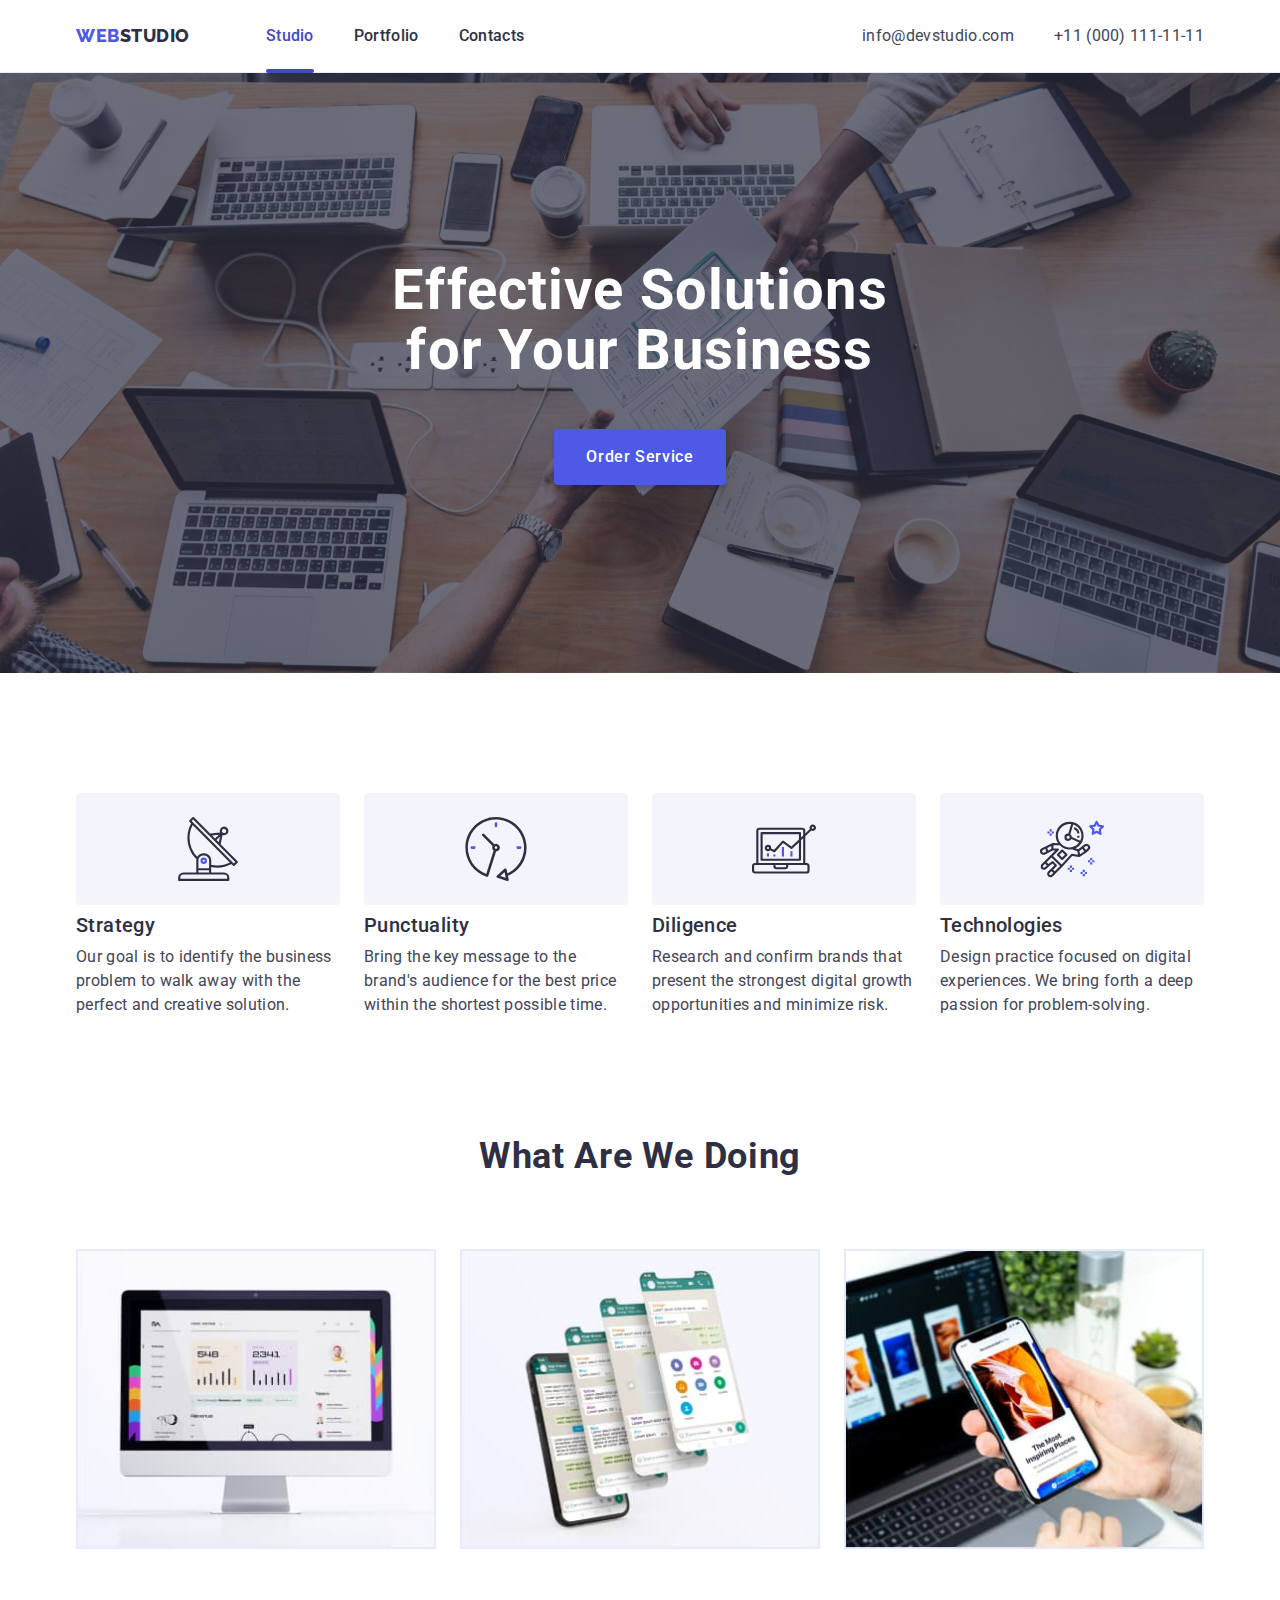
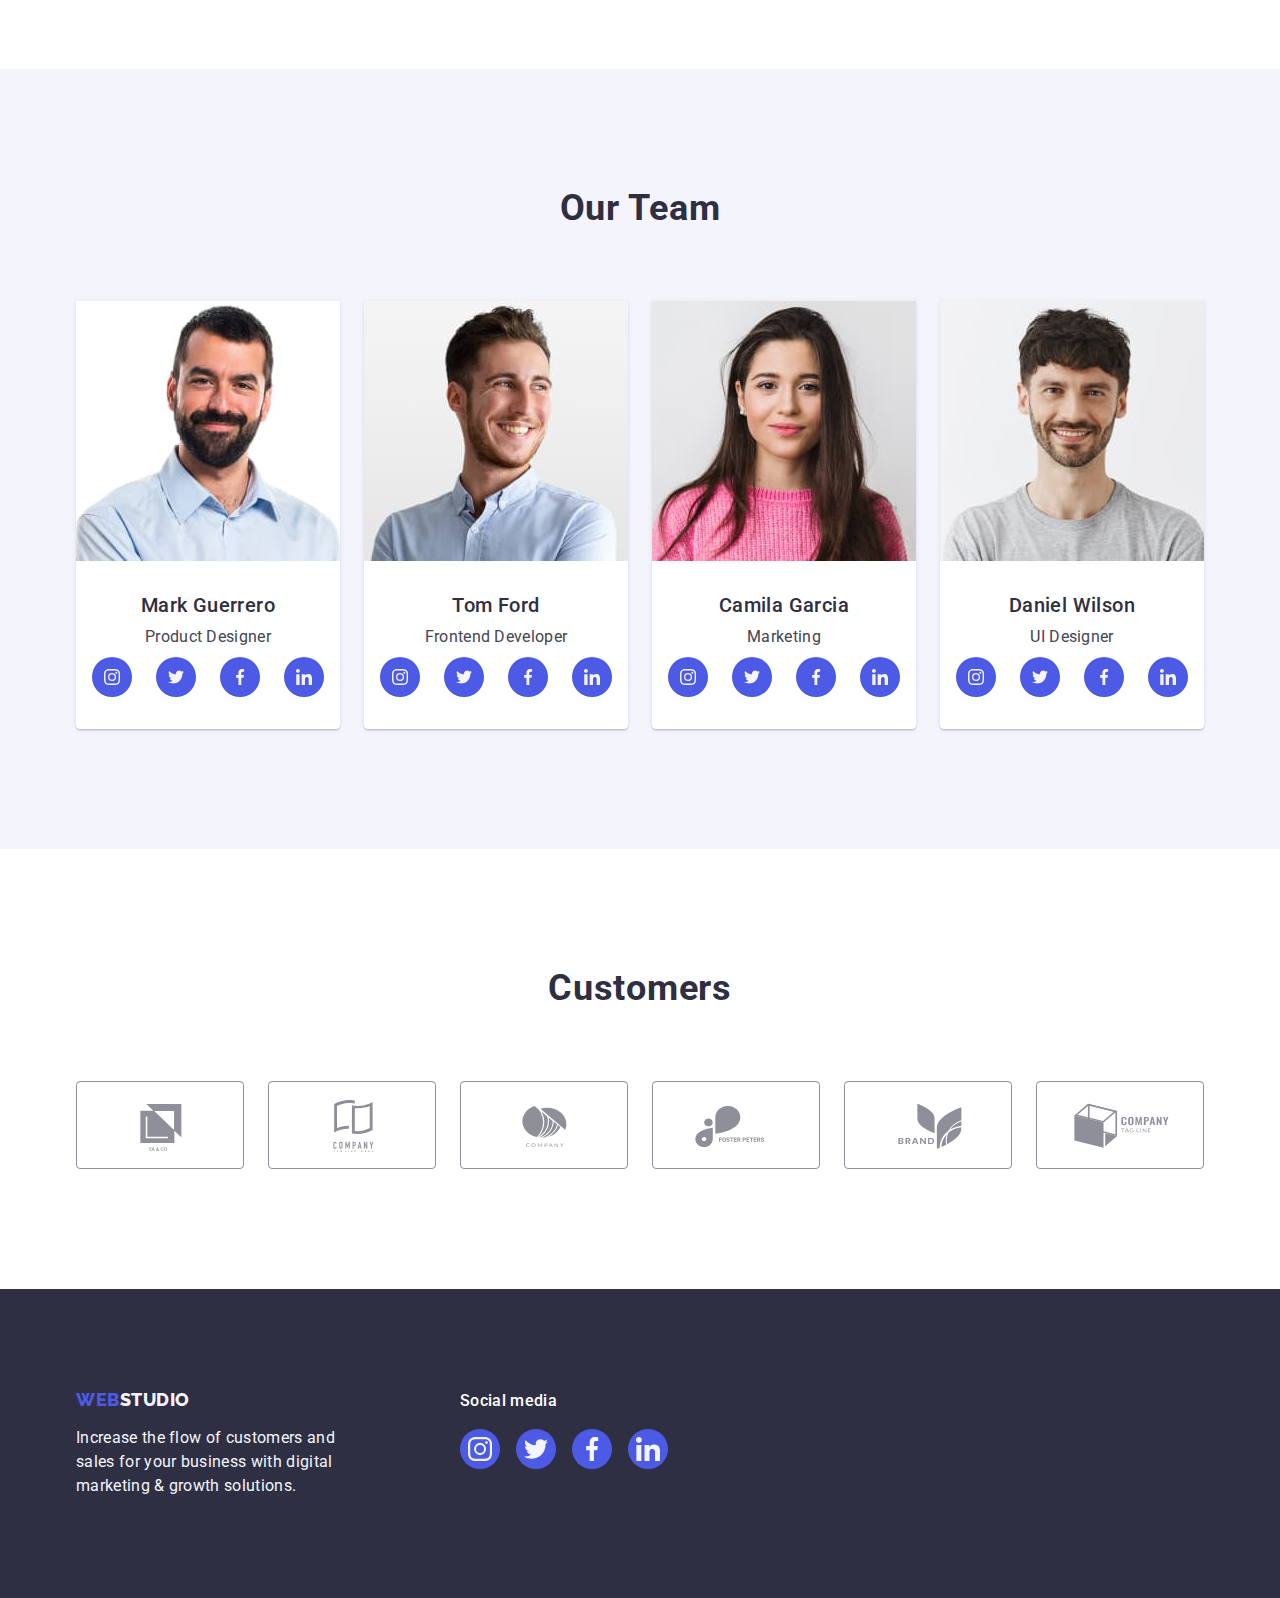
<file: index.html>
<!DOCTYPE html>
<html lang="en">
  <head>
    <meta charset="UTF-8" />
    <meta name="viewport" content="width=device-width, initial-scale=1.0" />
    <title>WebStudio</title>
    <link
      rel="stylesheet"
      href="https://cdn.jsdelivr.net/npm/modern-normalize@2.0.0/modern-normalize.min.css"
    />
    <link rel="preconnect" href="https://fonts.googleapis.com" />
    <link rel="preconnect" href="https://fonts.gstatic.com" crossorigin />
    <link
      href="https://fonts.googleapis.com/css2?family=Raleway:wght@800&family=Roboto:wght@400;500;700;900&display=swap"
      rel="stylesheet"
    />
    <link rel="stylesheet" href="./css/styles.css" />
  </head>
  <body>
    <header class="header">
      <div class="container header-flex">
        <nav class="nav">
          <a href="./index.html" class="logo link logo-flex"
            >Web<span class="logo-web logo">Studio</span></a
          >
          <ul class="nav-list list">
            <li class="current-list">
              <a
                href="./index.html"
                class="link nav-item current-underline nav-item-current current-list"
                >Studio</a
              >
            </li>
            <li>
              <a href="./portfolio.html" class="link nav-item">Portfolio</a>
            </li>
            <li><a href="" class="link nav-item">Contacts</a></li>
          </ul>
        </nav>
        <address class="address">
          <ul class="list address-flex">
            <li>
              <a href="mailto:info@devstudio.com" class="link address-item"
                >info@devstudio.com</a
              >
            </li>
            <li>
              <a href="tel:+110001111111" class="link address-item"
                >+11 (000) 111-11-11</a
              >
            </li>
          </ul>
        </address>
      </div>
    </header>

    <main>
      <!-- hero -->
      <section class="hero">
        <div class="container hero-flex">
          <h1 class="hero-header">Effective Solutions for Your Business</h1>
          <button type="button" class="button-hero" data-modal-open>
            Order Service
          </button>
        </div>
      </section>
      <!-- goal -->
      <section class="goal paddding-standart">
        <div class="container">
          <h2 class="visually-hidden">Advantages</h2>
          <ul class="list goal-flex">
            <li class="goal-list">
              <div class="goal-icon">
                <svg class="goal-icon-item" width="64" height="64">
                  <use href="./images/icons.svg#icon-antenna"></use>
                </svg>
              </div>
              <h3 class="goal-subtitle">Strategy</h3>
              <p class="goal-text">
                Our goal is to identify the business problem to walk away with
                the perfect and creative solution.
              </p>
            </li>
            <li class="goal-list">
              <div class="goal-icon">
                <svg class="goal-icon-item" width="64" height="64">
                  <use href="./images/icons.svg#icon-clock"></use>
                </svg>
              </div>
              <h3 class="goal-subtitle">Punctuality</h3>
              <p class="goal-text">
                Bring the key message to the brand's audience for the best price
                within the shortest possible time.
              </p>
            </li>
            <li class="goal-list">
              <div class="goal-icon">
                <svg class="goal-icon-item" width="64" height="64">
                  <use href="./images/icons.svg#icon-diagram"></use>
                </svg>
              </div>
              <h3 class="goal-subtitle">Diligence</h3>
              <p class="goal-text">
                Research and confirm brands that present the strongest digital
                growth opportunities and minimize risk.
              </p>
            </li>
            <li class="goal-list">
              <div class="goal-icon">
                <svg class="goal-icon-item" width="64" height="64">
                  <use href="./images/icons.svg#icon-astronaut"></use>
                </svg>
              </div>
              <h3 class="goal-subtitle">Technologies</h3>
              <p class="goal-text">
                Design practice focused on digital experiences. We bring forth a
                deep passion for problem-solving.
              </p>
            </li>
          </ul>
        </div>
      </section>
      <!-- What_are_we_doing -->
      <section class="services">
        <div class="container">
          <h2 class="services-header">What are we doing</h2>
          <ul class="list services-flex">
            <li class="services-item">
              <img
                src="./images/index/img1.jpg"
                alt="computer"
                width="360"
                height="304"
              />
            </li>
            <li class="services-item">
              <img
                src="./images/index/img2.jpg"
                alt="cellphones"
                width="360"
                height="304"
              />
            </li>
            <li class="services-item">
              <img
                src="./images/index/img3.jpg"
                alt="celphone"
                width="360"
                height="304"
              />
            </li>
          </ul>
        </div>
      </section>
      <!-- our_team -->
      <section class="team paddding-standart">
        <div class="container">
          <h2 class="team-header">Our Team</h2>
          <ul class="list team-flex">
            <li class="team-list">
              <img
                src="./images/index/img4.jpg"
                alt="Product Designer"
                width="264"
                height="260"
              />
              <div class="team-group">
                <h3 class="team-subtitle">Mark Guerrero</h3>
                <p class="team-text">Product Designer</p>
                <ul class="team-icon list">
                  <li class="team-icon-list">
                    <a href="" class="team-icon-link">
                      <svg class="team-icon-item" width="16" height="16">
                        <use href="./images/icons.svg#icon-instagram"></use>
                      </svg>
                    </a>
                  </li>
                  <li class="team-icon-list">
                    <a href="" class="team-icon-link">
                      <svg class="team-icon-item" width="16" height="16">
                        <use href="./images/icons.svg#icon-twitter"></use>
                      </svg>
                    </a>
                  </li>
                  <li class="team-icon-list">
                    <a href="" class="team-icon-link">
                      <svg class="team-icon-item" width="16" height="16">
                        <use href="./images/icons.svg#icon-facebook"></use>
                      </svg>
                    </a>
                  </li>
                  <li class="team-icon-list">
                    <a href="" class="team-icon-link">
                      <svg class="team-icon-item" width="16" height="16">
                        <use href="./images/icons.svg#icon-linkedin"></use>
                      </svg>
                    </a>
                  </li>
                </ul>
              </div>
            </li>
            <li class="team-list">
              <img
                src="./images/index/img5.jpg"
                alt="Frontend Developer"
                width="264"
                height="260"
              />
              <div class="team-group">
                <h3 class="team-subtitle">Tom Ford</h3>
                <p class="team-text">Frontend Developer</p>
                <ul class="team-icon list">
                  <li class="team-icon-list">
                    <a href="" class="team-icon-link">
                      <svg class="team-icon-item" width="16" height="16">
                        <use href="./images/icons.svg#icon-instagram"></use>
                      </svg>
                    </a>
                  </li>
                  <li class="team-icon-list">
                    <a href="" class="team-icon-link">
                      <svg class="team-icon-item" width="16" height="16">
                        <use href="./images/icons.svg#icon-twitter"></use>
                      </svg>
                    </a>
                  </li>
                  <li class="team-icon-list">
                    <a href="" class="team-icon-link">
                      <svg class="team-icon-item" width="16" height="16">
                        <use href="./images/icons.svg#icon-facebook"></use>
                      </svg>
                    </a>
                  </li>
                  <li class="team-icon-list">
                    <a href="" class="team-icon-link">
                      <svg class="team-icon-item" width="16" height="16">
                        <use href="./images/icons.svg#icon-linkedin"></use>
                      </svg>
                    </a>
                  </li>
                </ul>
              </div>
            </li>
            <li class="team-list">
              <img
                src="./images/index/img6.jpg"
                alt="Marketing"
                width="264"
                height="260"
              />
              <div class="team-group">
                <h3 class="team-subtitle">Camila Garcia</h3>
                <p class="team-text">Marketing</p>
                <ul class="team-icon list">
                  <li class="team-icon-list">
                    <a href="" class="team-icon-link">
                      <svg class="team-icon-item" width="16" height="16">
                        <use href="./images/icons.svg#icon-instagram"></use>
                      </svg>
                    </a>
                  </li>
                  <li class="team-icon-list">
                    <a href="" class="team-icon-link">
                      <svg class="team-icon-item" width="16" height="16">
                        <use href="./images/icons.svg#icon-twitter"></use>
                      </svg>
                    </a>
                  </li>
                  <li class="team-icon-list">
                    <a href="" class="team-icon-link">
                      <svg class="team-icon-item" width="16" height="16">
                        <use href="./images/icons.svg#icon-facebook"></use>
                      </svg>
                    </a>
                  </li>
                  <li class="team-icon-list">
                    <a href="" class="team-icon-link">
                      <svg class="team-icon-item" width="16" height="16">
                        <use href="./images/icons.svg#icon-linkedin"></use>
                      </svg>
                    </a>
                  </li>
                </ul>
              </div>
            </li>
            <li class="team-list">
              <img
                src="./images/index/img7.jpg"
                alt="UI Designer"
                width="264"
                height="260"
              />
              <div class="team-group">
                <h3 class="team-subtitle">Daniel Wilson</h3>
                <p class="team-text">UI Designer</p>
                <ul class="team-icon list">
                  <li class="team-icon-list">
                    <a href="" class="team-icon-link">
                      <svg class="team-icon-item" width="16" height="16">
                        <use href="./images/icons.svg#icon-instagram"></use>
                      </svg>
                    </a>
                  </li>
                  <li class="team-icon-list">
                    <a href="" class="team-icon-link">
                      <svg class="team-icon-item" width="16" height="16">
                        <use href="./images/icons.svg#icon-twitter"></use>
                      </svg>
                    </a>
                  </li>
                  <li class="team-icon-list">
                    <a href="" class="team-icon-link">
                      <svg class="team-icon-item" width="16" height="16">
                        <use href="./images/icons.svg#icon-facebook"></use>
                      </svg>
                    </a>
                  </li>
                  <li class="team-icon-list">
                    <a href="" class="team-icon-link">
                      <svg class="team-icon-item" width="16" height="16">
                        <use href="./images/icons.svg#icon-linkedin"></use>
                      </svg>
                    </a>
                  </li>
                </ul>
              </div>
            </li>
          </ul>
        </div>
      </section>
      <!-- Customers -->
      <section class="customers paddding-standart">
        <div class="container">
          <h2 class="customers-header">Customers</h2>
          <ul class="list customers-flex">
            <li class="customers-list">
              <a href="" class="customers-link">
                <svg class="customers-icon" width="104" height="56">
                  <use href="./images/icons.svg#icon-Logo1"></use>
                </svg>
              </a>
            </li>
            <li class="customers-list">
              <a href="" class="customers-link">
                <svg class="customers-icon" width="104" height="56">
                  <use href="./images/icons.svg#icon-Logo2"></use>
                </svg>
              </a>
            </li>
            <li class="customers-list">
              <a href="" class="customers-link">
                <svg class="customers-icon" width="104" height="56">
                  <use href="./images/icons.svg#icon-Logo3"></use>
                </svg>
              </a>
            </li>
            <li class="customers-list">
              <a href="" class="customers-link">
                <svg class="customers-icon" width="104" height="56">
                  <use href="./images/icons.svg#icon-Logo4"></use>
                </svg>
              </a>
            </li>
            <li class="customers-list">
              <a href="" class="customers-link">
                <svg class="customers-icon" width="104" height="56">
                  <use href="./images/icons.svg#icon-Logo5"></use>
                </svg>
              </a>
            </li>
            <li class="customers-list">
              <a href="" class="customers-link">
                <svg class="customers-icon" width="104" height="56">
                  <use href="./images/icons.svg#icon-Logo6"></use>
                </svg>
              </a>
            </li>
          </ul>
        </div>
      </section>
    </main>

    <footer class="footer">
      <div class="container footer-flex">
        <div class="footer-left">
          <a href="./index.html" class="link logo footer-link">
            Web<span class="footer-logo logo">Studio</span>
          </a>
          <p class="footer-text">
            Increase the flow of customers and sales for your business with
            digital marketing & growth solutions.
          </p>
        </div>
        <div class="footer-social-flex">
          <p class="footer-social-header">Social media</p>
          <ul class="footer-social">
            <li class="footer-social-list">
              <a href="" class="footer-social-link">
                <svg class="footer-social-icon" width="24" height="24">
                  <use href="./images/icons.svg#icon-instagram"></use>
                </svg>
              </a>
            </li>
            <li class="footer-social-list">
              <a href="" class="footer-social-link">
                <svg class="footer-social-icon" width="24" height="24">
                  <use href="./images/icons.svg#icon-twitter"></use>
                </svg>
              </a>
            </li>
            <li class="footer-social-list">
              <a href="" class="footer-social-link">
                <svg class="footer-social-icon" width="24" height="24">
                  <use href="./images/icons.svg#icon-facebook"></use>
                </svg>
              </a>
            </li>
            <li class="footer-social-list">
              <a href="" class="footer-social-link">
                <svg class="footer-social-icon" width="24" height="24">
                  <use href="./images/icons.svg#icon-linkedin"></use>
                </svg>
              </a>
            </li>
          </ul>
        </div>
      </div>
    </footer>
    <!-- modal -->
    <div class="backdrop is-hidden" data-modal>
      <div class="modal">
        <button type="button" class="modal-button" data-modal-close>
          <svg class="modal-close" width="8" height="8">
            <use href="./images/icons.svg#icon-close"></use>
          </svg>
        </button>
      </div>
    </div>
    <script src="./js/modal.js"></script>
  </body>
</html>
</file>
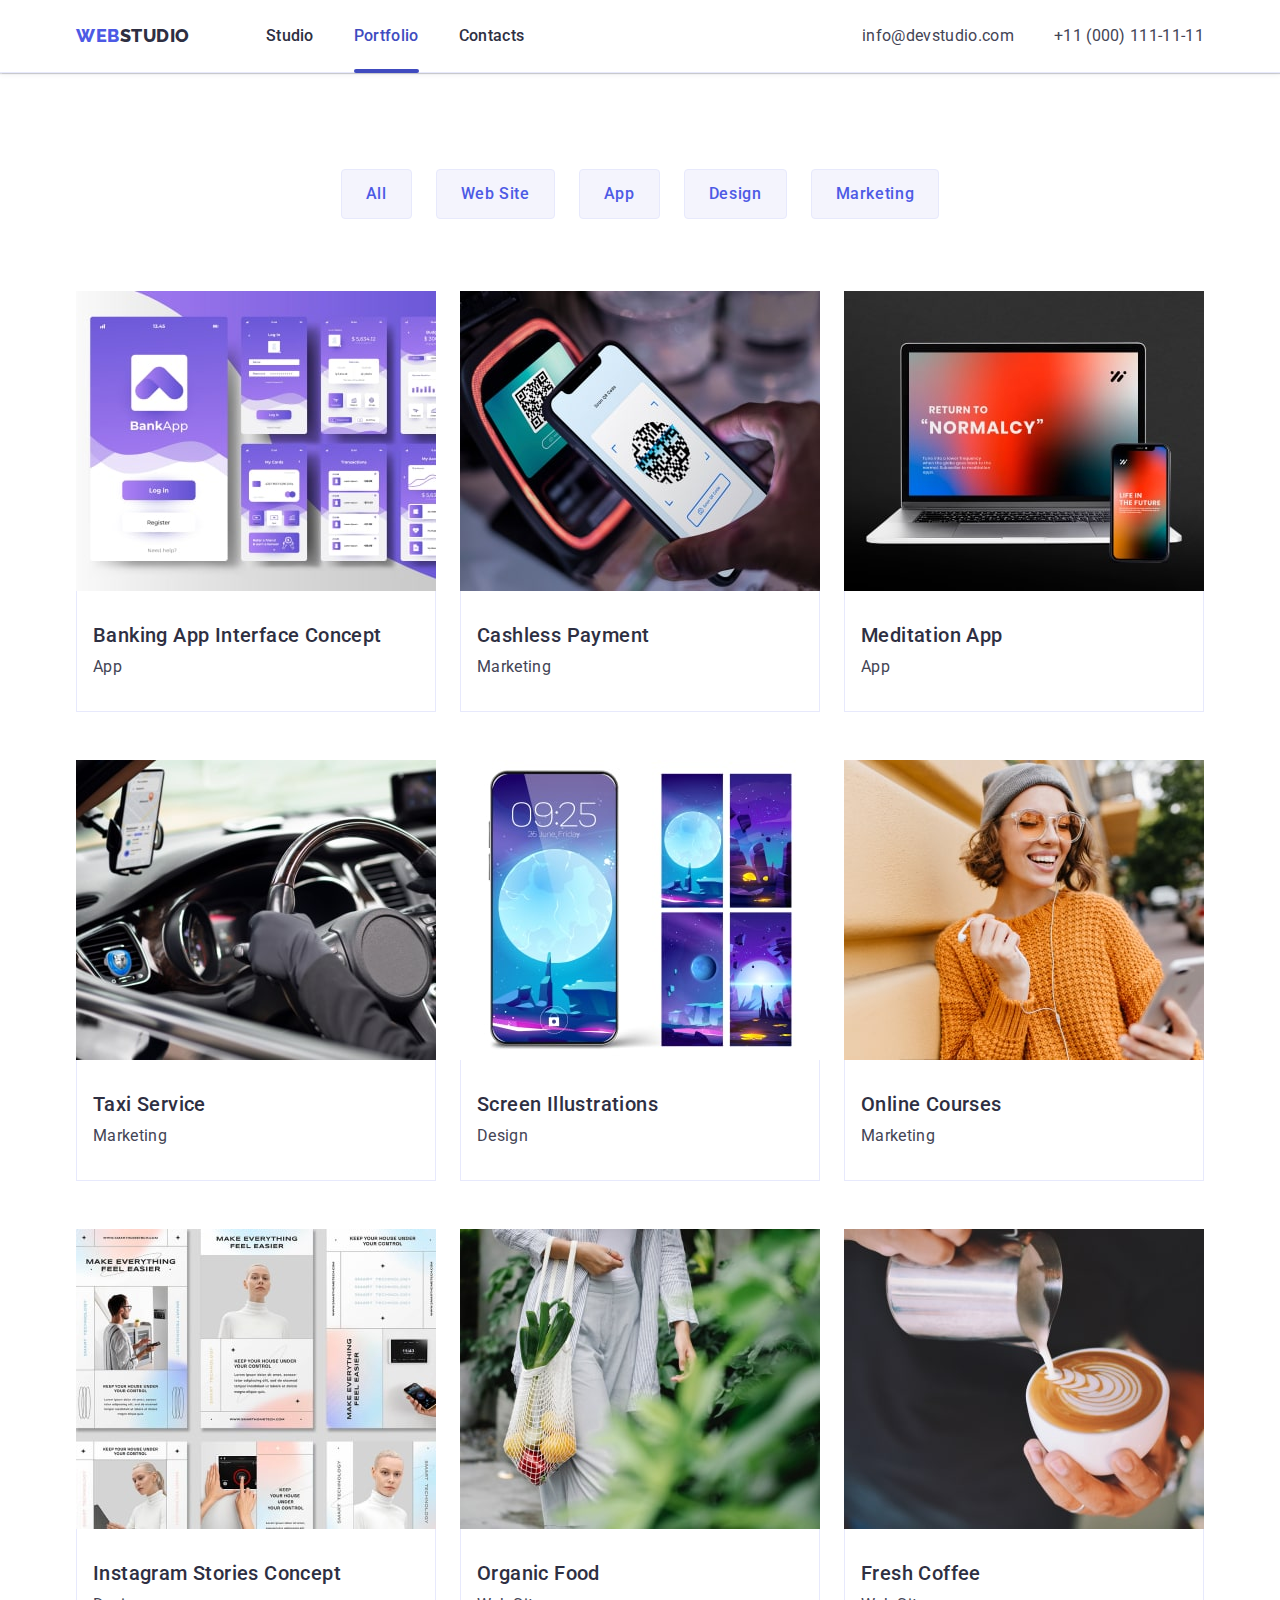
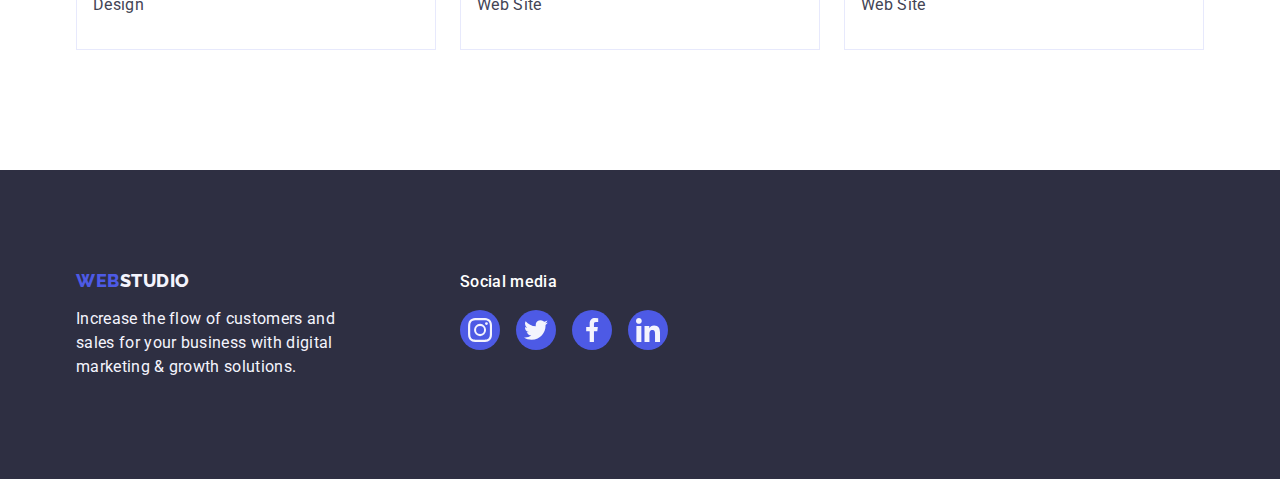
<file: portfolio.html>
<!DOCTYPE html>
<html lang="en">
  <head>
    <meta charset="UTF-8" />
    <meta name="viewport" content="width=device-width, initial-scale=1.0" />
    <link
      rel="stylesheet"
      href="https://cdn.jsdelivr.net/npm/modern-normalize@2.0.0/modern-normalize.min.css"
    />
    <link rel="preconnect" href="https://fonts.googleapis.com" />
    <link rel="preconnect" href="https://fonts.gstatic.com" crossorigin />
    <link
      href="https://fonts.googleapis.com/css2?family=Raleway:wght@800&family=Roboto:wght@400;500;700;900&display=swap"
      rel="stylesheet"
    />
    <link rel="stylesheet" href="./css/styles.css" />
    <title>Portfolio</title>
  </head>
  <body>
    <header class="header">
      <div class="container header-flex">
        <nav class="nav">
          <a href="./index.html" class="logo link logo-flex"
            >Web<span class="logo-web logo">Studio</span></a
          >
          <ul class="nav-list list">
            <li>
              <a href="./index.html" class="link nav-item">Studio</a>
            </li>
            <li>
              <a
                href="./portfolio.html"
                class="link nav-item current-underline nav-item-current current-list"
                >Portfolio</a
              >
            </li>
            <li><a href="" class="link nav-item">Contacts</a></li>
          </ul>
        </nav>
        <address class="address">
          <ul class="list address-flex">
            <li>
              <a href="mailto:info@devstudio.com" class="link address-item"
                >info@devstudio.com</a
              >
            </li>
            <li>
              <a href="tel:+110001111111" class="link address-item"
                >+11 (000) 111-11-11</a
              >
            </li>
          </ul>
        </address>
      </div>
    </header>

    <main>
      <section class="portfolio-section">
        <div class="container portfolio-main">
          <h1 class="visually-hidden">our service</h1>
          <ul class="list portfolio-button-flex">
            <li class="portfolio-button-item">
              <button type="button" class="portfolio-button">All</button>
            </li>
            <li class="portfolio-button-item">
              <button type="button" class="portfolio-button">Web Site</button>
            </li>
            <li class="portfolio-button-item">
              <button type="button" class="portfolio-button">App</button>
            </li>
            <li class="portfolio-button-item">
              <button type="button" class="portfolio-button">Design</button>
            </li>
            <li class="portfolio-button-item">
              <button type="button" class="portfolio-button">Marketing</button>
            </li>
          </ul>

          <ul class="portfolio-table list">
            <li class="portfolio-table-list">
              <a href="" class="link portfolio-table-link">
                <div class="portfolio-overlay">
                  <img
                    src="./images/portfolio/img1.jpg"
                    alt="Banking App"
                    width="360"
                    height="300"
                  />
                  <p class="portfolio-overlay-text">
                    14 Stylish and User-Friendly App Design Concepts · Task
                    Manager App · Calorie Tracker App · Exotic Fruit Ecommerce
                    App · Cloud Storage App
                  </p>
                </div>

                <div class="portfolio-group">
                  <h2 class="portfolio-main-subtitle">
                    Banking App Interface Concept
                  </h2>
                  <p class="portfolio-main-text">App</p>
                </div>
              </a>
            </li>
            <li class="portfolio-table-list">
              <a href="" class="link portfolio-table-link">
                <div class="portfolio-overlay">
                  <img
                    src="./images/portfolio/img2.jpg"
                    alt="Marketing"
                    width="360"
                    height="300"
                  />
                  <p class="portfolio-overlay-text">
                    14 Stylish and User-Friendly App Design Concepts · Task
                    Manager App · Calorie Tracker App · Exotic Fruit Ecommerce
                    App · Cloud Storage App
                  </p>
                </div>
                <div class="portfolio-group">
                  <h2 class="portfolio-main-subtitle">Cashless Payment</h2>
                  <p class="portfolio-main-text">Marketing</p>
                </div>
              </a>
            </li>
            <li class="portfolio-table-list">
              <a href="" class="link portfolio-table-link">
                <div class="portfolio-overlay">
                  <img
                    src="./images/portfolio/img3.jpg"
                    alt="Marketing"
                    width="360"
                    height="300"
                  />
                  <p class="portfolio-overlay-text">
                    14 Stylish and User-Friendly App Design Concepts · Task
                    Manager App · Calorie Tracker App · Exotic Fruit Ecommerce
                    App · Cloud Storage App
                  </p>
                </div>
                <div class="portfolio-group">
                  <h2 class="portfolio-main-subtitle">Meditation App</h2>
                  <p class="portfolio-main-text">App</p>
                </div>
              </a>
            </li>
            <li class="portfolio-table-list">
              <a href="" class="link portfolio-table-link">
                <div class="portfolio-overlay">
                  <img
                    src="./images/portfolio/img4.jpg"
                    alt="Marketing"
                    width="360"
                    height="300"
                  />
                  <p class="portfolio-overlay-text">
                    14 Stylish and User-Friendly App Design Concepts · Task
                    Manager App · Calorie Tracker App · Exotic Fruit Ecommerce
                    App · Cloud Storage App
                  </p>
                </div>
                <div class="portfolio-group">
                  <h2 class="portfolio-main-subtitle">Taxi Service</h2>
                  <p class="portfolio-main-text">Marketing</p>
                </div>
              </a>
            </li>
            <li class="portfolio-table-list">
              <a href="" class="link portfolio-table-link">
                <div class="portfolio-overlay">
                  <img
                    src="./images/portfolio/img5.jpg"
                    alt="Marketing"
                    width="360"
                    height="300"
                  />
                  <p class="portfolio-overlay-text">
                    14 Stylish and User-Friendly App Design Concepts · Task
                    Manager App · Calorie Tracker App · Exotic Fruit Ecommerce
                    App · Cloud Storage App
                  </p>
                </div>
                <div class="portfolio-group">
                  <h2 class="portfolio-main-subtitle">Screen Illustrations</h2>
                  <p class="portfolio-main-text">Design</p>
                </div>
              </a>
            </li>
            <li class="portfolio-table-list">
              <a href="" class="link portfolio-table-link">
                <div class="portfolio-overlay">
                  <img
                    src="./images/portfolio/img6.jpg"
                    alt="Marketing"
                    width="360"
                    height="300"
                  />
                  <p class="portfolio-overlay-text">
                    14 Stylish and User-Friendly App Design Concepts · Task
                    Manager App · Calorie Tracker App · Exotic Fruit Ecommerce
                    App · Cloud Storage App
                  </p>
                </div>
                <div class="portfolio-group">
                  <h2 class="portfolio-main-subtitle">Online Courses</h2>
                  <p class="portfolio-main-text">Marketing</p>
                </div>
              </a>
            </li>
            <li class="portfolio-table-list">
              <a href="" class="link portfolio-table-link">
                <div class="portfolio-overlay">
                  <img
                    src="./images/portfolio/img7.jpg"
                    alt="Marketing"
                    width="360"
                    height="300"
                  />
                  <p class="portfolio-overlay-text">
                    14 Stylish and User-Friendly App Design Concepts · Task
                    Manager App · Calorie Tracker App · Exotic Fruit Ecommerce
                    App · Cloud Storage App
                  </p>
                </div>
                <div class="portfolio-group">
                  <h2 class="portfolio-main-subtitle">
                    Instagram Stories Concept
                  </h2>
                  <p class="portfolio-main-text">Design</p>
                </div>
              </a>
            </li>
            <li class="portfolio-table-list">
              <a href="" class="link portfolio-table-link">
                <div class="portfolio-overlay">
                  <img
                    src="./images/portfolio/img8.jpg"
                    alt="Marketing"
                    width="360"
                    height="300"
                  />
                  <p class="portfolio-overlay-text">
                    14 Stylish and User-Friendly App Design Concepts · Task
                    Manager App · Calorie Tracker App · Exotic Fruit Ecommerce
                    App · Cloud Storage App
                  </p>
                </div>
                <div class="portfolio-group">
                  <h2 class="portfolio-main-subtitle">Organic Food</h2>
                  <p class="portfolio-main-text">Web Site</p>
                </div>
              </a>
            </li>
            <li class="portfolio-table-list">
              <a href="" class="link portfolio-table-link">
                <div class="portfolio-overlay">
                  <img
                    src="./images/portfolio/img9.jpg"
                    alt="Marketing"
                    width="360"
                    height="300"
                  />
                  <p class="portfolio-overlay-text">
                    14 Stylish and User-Friendly App Design Concepts · Task
                    Manager App · Calorie Tracker App · Exotic Fruit Ecommerce
                    App · Cloud Storage App
                  </p>
                </div>
                <div class="portfolio-group">
                  <h2 class="portfolio-main-subtitle">Fresh Coffee</h2>
                  <p class="portfolio-main-text">Web Site</p>
                </div>
              </a>
            </li>
          </ul>
        </div>
      </section>
    </main>
    <footer class="footer">
      <div class="container footer-flex">
        <div class="footer-left">
          <a href="./index.html" class="link logo footer-link">
            Web<span class="footer-logo logo">Studio</span>
          </a>
          <p class="footer-text">
            Increase the flow of customers and sales for your business with
            digital marketing & growth solutions.
          </p>
        </div>
        <div class="footer-social-flex">
          <p class="footer-social-header">Social media</p>
          <ul class="footer-social">
            <li class="footer-social-list">
              <a href="" class="footer-social-link">
                <svg class="footer-social-icon" width="24" height="24">
                  <use href="./images/icons.svg#icon-instagram"></use>
                </svg>
              </a>
            </li>
            <li class="footer-social-list">
              <a href="" class="footer-social-link">
                <svg class="footer-social-icon" width="24" height="24">
                  <use href="./images/icons.svg#icon-twitter"></use>
                </svg>
              </a>
            </li>
            <li class="footer-social-list">
              <a href="" class="footer-social-link">
                <svg class="footer-social-icon" width="24" height="24">
                  <use href="./images/icons.svg#icon-facebook"></use>
                </svg>
              </a>
            </li>
            <li class="footer-social-list">
              <a href="" class="footer-social-link">
                <svg class="footer-social-icon" width="24" height="24">
                  <use href="./images/icons.svg#icon-linkedin"></use>
                </svg>
              </a>
            </li>
          </ul>
        </div>
      </div>
    </footer>
  </body>
</html>
</file>
<file: css/styles.css>
body {
  font-family: 'Roboto', sans-serif;
  background-color: var(--ligh-white);
  color: var(--general-text-color);
  line-height: 1.5;
  letter-spacing: 0.02em;
}

.list {
  list-style-type: none;
}

:root {
  --header-text-color: #2e2f42;
  --general-text-color: #434455;
  --main-color: #4d5ae5;
  --active-color: #404bbf;
  --ligh-white: #fff;
  --social-footer: #31d0aa;
  --accent-color: #e7e9fc;
  --accent-light-color: #f4f4fd;
  --customers-logo-color: #8e8f99;

  --font-medium: 500;

  --padding-120: 120px;

  --transition-all: 250ms cubic-bezier(0.4, 0, 0.2, 1);
}
.link {
  text-decoration: none;
}

.address {
  font-style: normal;
}

button {
  font-family: inherit;
  cursor: pointer;
}

/**
  |============================
  | HIDDEN ELEMENTS 
  |============================
*/
.visually-hidden {
  position: absolute;
  width: 1px;
  height: 1px;
  margin: -1px;
  border: 0;
  padding: 0;
  white-space: nowrap;
  clip-path: inset(100%);
  clip: rect(0 0 0 0);
  overflow: hidden;
}

/**
  |============================
  | CANCELATION ALL STYLES 
  |============================
*/
h1,
h2,
h3,
h4,
h5,
h6,
p {
  margin: 0;
}

ul,
ol {
  margin: 0;
  padding-left: 0;
}

/**
  |============================
  | IMG INLINE-->>BLOCK
  |============================
*/

img {
  display: block;
  max-width: 100%;
  height: auto;
}

/**
  |============================
  | CONTAINER FLEX 
  |============================
*/

.container {
  max-width: 1158px;
  padding-left: 15px;
  padding-right: 15px;
  margin: 0 auto;
  /* outline: 2px dashed rgba(8, 109, 55, 0.889); */
}

/**
  |============================
  | HEADER
  |============================
*/

.header {
  border-bottom: 1px solid var(--accent-color);
  box-shadow: 2px 1px rgba(46, 47, 66, 0.08), 0px 1px 1px rgba(46, 47, 66, 0.16),
    0px 1px 6px rgba(46, 47, 66, 0.08);
}
.header-flex {
  display: flex;
  justify-content: space-between;
  align-items: center;
}

.nav {
  display: flex;
  align-items: center;
}

.logo {
  color: var(--main-color);
  font-family: 'Raleway', sans-serif;
  font-size: 18px;
  font-weight: 800;
  line-height: 1.17; /* 116.667% */
  letter-spacing: 0.03em;
  text-transform: uppercase;
}

.logo-flex {
  display: inline-block;
  margin-right: 76px;
}

.logo-web {
  color: var(--header-text-color);
}

.current-status {
  color: var(--active-color);
}

.current-list {
  position: relative;
}

.current-underline::after {
  content: '';
  display: block;
  width: 100%;
  height: 4px;
  border-radius: 2px;
  background-color: var(--active-color);
  position: absolute;
  bottom: -1px;
}

.nav-item {
  color: var(--header-text-color);
  font-weight: var(--font-medium);

  display: inline-block;
  padding-top: 24px;
  padding-bottom: 24px;

  transition: color var(--transition-all);
}

.nav-item-current {
  color: var(--active-color);
}

.nav-list {
  display: flex;
  gap: 40px;
}

.nav-item:hover,
.nav-item:focus {
  color: var(--active-color);
}

.address-item {
  color: var(--general-text-color);

  transition: color var(--transition-all);
}

.address-flex {
  display: flex;
  gap: 40px;
}

.address-item:hover,
.address-item:focus {
  color: var(--active-color);
}
/**
  |============================
  | MAIN
  |============================
*/
.hero {
  /* temporary background-remove later */
  background-color: var(--grey, rgba(46, 47, 66, 0.7));
  padding-top: 188px;
  padding-bottom: 188px;

  background-image: linear-gradient(
      rgba(46, 47, 66, 0.7),
      rgba(46, 47, 66, 0.7)
    ),
    url(../images/index/img9.jpg);

  background-repeat: no-repeat;
  background-position: center;
  background-size: cover;
  max-width: 1440px;
  margin: auto;
}

.hero-flex {
  display: flex;
  flex-direction: column;
  justify-content: center;
}
.hero-header {
  color: var(--ligh-white);
  text-align: center;
  font-size: 56px;
  line-height: 1.07; /* 107.143% */
  letter-spacing: 0.02em;
  margin: 0 auto;
  margin-bottom: 48px;
  max-width: 496px;
}

.button-hero {
  border: none;
  color: var(--ligh-white);
  background: var(--main-color);
  font-weight: var(--font-medium);
  letter-spacing: 0.04em;
  line-height: 1.5;
  border-radius: 4px;
  box-shadow: 0px 4px 4px 0px rgba(0, 0, 0, 0.15);

  padding: 16px 32px;
  margin: 0 auto;
  min-width: 169px;

  transition: background-color var(--transition-all);
}
.button-hero:hover,
.button-hero:focus {
  background-color: var(--active-color);
}

.goal-flex {
  display: flex;
  gap: 24px;
}

.goal-list {
  width: calc((100% - 72px) / 3);
}

.goal-subtitle,
.team-subtitle,
.portfolio-main-subtitle {
  color: var(--header-text-color);
  font-size: 20px;
  font-weight: var(--font-medium);
  letter-spacing: 0.02em;
  line-height: 1.2;
}

.goal-subtitle {
  margin-bottom: 8px;
}
.goal-icon {
  display: flex;
  justify-content: center;
  align-items: center;
  margin-bottom: 8px;

  width: 264px;
  height: 112px;
  background-color: var(--accent-light-color);
  border-radius: 4px;
}

.goal-text,
.team-text,
.portfolio-main-text {
  color: var(--general-text-color);
}

.services {
  padding-bottom: var(--padding-120);
}
.services-flex {
  display: flex;
  gap: 24px;
}

.services-item {
  width: calc((100% - 48px) / 2);
  border: 1px solid var(--cornflower, var(--accent-color));
}

.team {
  background-color: var(--accent-light-color);
}

.team-list {
  background-color: var(--ligh-white);

  width: calc((100% - 72px) / 3);
  text-align: center;
  box-shadow: 0px 2px 1px 0px rgba(46, 47, 66, 0.08),
    0px 1px 1px 0px rgba(46, 47, 66, 0.16),
    0px 1px 6px 0px rgba(46, 47, 66, 0.08);
  border-radius: 0px 0px 4px 4px;
}

.team-header,
.services-header {
  color: var(--header-text-color);
  font-size: 36px;
  font-weight: 700;
  line-height: 1.11; /* 111.111% */
  letter-spacing: 0.02em;
  text-transform: capitalize;

  text-align: center;
  margin-bottom: 72px;
}

.team-group {
  padding-top: 32px;
  padding-bottom: 32px;
}

.team-subtitle {
  margin-bottom: 8px;
}
.team-text {
  margin-bottom: 8px;
}

.team-icon {
  display: flex;
  gap: 24px;
  justify-content: center;
}

.team-icon-list {
  width: 40px;
  height: 40px;
  display: flex;
}

.team-icon-item {
  fill: var(--accent-light-color);
}

.paddding-standart {
  padding-top: var(--padding-120);
  padding-bottom: var(--padding-120);
}

.team-icon-link {
  display: flex;
  border-radius: 50%;
  background-color: var(--main-color);
  width: 100%;
  height: 100%;
  justify-content: center;
  align-items: center;

  transition: background-color var(--transition-all);
}

.team-icon-link:hover,
.team-icon-link:focus {
  background-color: var(--active-color);
}

.team-flex {
  display: flex;
  gap: 24px;
}

.customers-header {
  color: var(--header-text-color);
  text-align: center;
  font-size: 36px;
  line-height: 1.11; /* 111.111% */
  letter-spacing: 0.02em;

  margin-bottom: 72px;
}

.customers-flex {
  display: flex;
  gap: 24px;
  justify-content: center;
}

.customers-list {
  width: calc((100% - 120px) / 6);
  height: 88px;
}

.customers-link {
  display: flex;
  border-radius: 4px;
  border: 1px solid var(--customers-logo-color);
  width: 100%;
  height: 100%;
  color: var(--customers-logo-color);
  justify-content: center;
  align-items: center;

  transition: border-color var(--transition-all), color var(--transition-all);
}

.customers-icon {
  fill: currentColor;
  transition: fill var(--transition-all);
}

.customers-icon:hover,
.customers-icon:focus {
  fill: var(--active-color);
}

.customers-link:hover,
.customers-link:focus {
  border-color: var(--active-color);
  color: var(--active-color);
}

.customers-link:is(:hover, :focus) .customers-icon {
  fill: var(--active-color);
}

/**
  |============================
  | FOOTER
  |============================
*/
.footer {
  padding-top: 100px;
  padding-bottom: 100px;
  background-color: var(--header-text-color);
}

.footer-logo,
.footer-text {
  color: var(--accent-light-color);
}

.footer-flex {
  display: flex;
  align-items: baseline;
}

.footer-left {
  margin-right: 120px;
}

.footer-text {
  max-width: 264px;
}

.footer-link {
  display: inline-block;
  margin-bottom: 16px;
}

.footer-social-header {
  color: var(--ligh-white);
  font-weight: var(--font-medium);
  margin-bottom: 16px;
}

.footer-social {
  display: flex;
  gap: 16px;
}

.footer-social-list {
  width: 40px;
  height: 40px;

  display: flex;
}
.footer-social-link {
  display: flex;
  background-color: var(--main-color);
  border-radius: 50%;
  justify-content: center;
  align-items: center;
  width: 100%;
  height: 100%;

  transition: background-color var(--transition-all);
}

.footer-social-icon {
  fill: var(--accent-light-color);
}

.footer-social-link:hover,
.footer-social-link:focus {
  background-color: var(--social-footer);
}
/**
  |============================
  | PORTFOLIO EXCLUSEVILY
  |============================
*/
.portfolio-button {
  border: 1px solid var(--accent-color);
  background: var(--accent-light-color);
  font-weight: var(--font-medium);
  border-radius: 4px;

  letter-spacing: 0.04em;
  color: var(--main-color);
  line-height: 1.5;

  display: flex;
  flex-shrink: 0;
  padding: 12px 24px;
  align-items: center;

  transition: color var(--transition-all),
    background-color var(--transition-all), border-color var(--transition-all),
    box-shadow var(--transition-all);
}

.portfolio-button:hover,
.portfolio-button:focus {
  background-color: var(--active-color);
  color: var(--ligh-white);
  border: 1px solid transparent;
  box-shadow: 0px 3px 1px rgba(0, 0, 0, 0.1), 0px 2px 1px rgba(0, 0, 0, 0.08),
    0px 2px 2px rgba(0, 0, 0, 0.12);
}

.portfolio-section {
  padding-top: 96px;
  padding-bottom: var(--padding-120);
}

.portfolio-button-flex {
  display: flex;
  gap: 24px;
  justify-content: center;
  margin-bottom: 72px;
}

.portfolio-table {
  display: flex;
  flex-wrap: wrap;
  gap: 48px 24px;
}

.portfolio-table-list {
  width: calc((100% - 48px) / 3);
}

.portfolio-table-link {
  display: block;
  transition: box-shadow var(--transition-all);
}

.portfolio-group {
  padding: 32px 16px;

  border: 1px solid var(--cornflower, var(--accent-color));
  border-top: 0;
}

.portfolio-table-link:hover,
.portfolio-table-link:focus {
  box-shadow: 0px 2px 1px 0px rgba(46, 47, 66, 0.08),
    0px 1px 1px 0px rgba(46, 47, 66, 0.16),
    0px 1px 6px 0px rgba(46, 47, 66, 0.08);
}

.portfolio-main-subtitle {
  margin-bottom: 8px;
}

.portfolio-overlay {
  position: relative;
  overflow: hidden;
}

.portfolio-overlay-text {
  width: 100%;
  height: 100%;
  position: absolute;
  background-color: var(--main-color);
  top: 0;
  left: 0;
  color: var(--accent-light-color);

  padding: 40px 32px;

  transform: translateY(100%);
  transition: transform var(--transition-all);
}

.portfolio-table-link:is(:hover, :focus) .portfolio-overlay-text {
  transform: translateY(0%);
}

.backdrop {
  position: fixed;
  top: 0;
  left: 0;
  width: 100%;
  height: 100%;

  background: rgba(46, 47, 66, 0.4);

  opacity: 1;
  visibility: visible;
  pointer-events: initial;

  transition: opacity var(--transition-all), visibility var(--transition-all);
}

.backdrop.is-hidden {
  opacity: 0;
  pointer-events: none;
  visibility: hidden;
  transform: rotate(0deg);
}

.modal {
  width: 408px;
  min-height: 584px;
  position: absolute;
  border-radius: 4px;
  background: #fcfcfc;
  box-shadow: 0px 2px 1px 0px rgba(0, 0, 0, 0.2),
    0px 1px 3px 0px rgba(0, 0, 0, 0.12), 0px 1px 1px 0px rgba(0, 0, 0, 0.14);
  top: 50%;
  left: 50%;

  transform: translate(-50%, -50%) scale(1);

  opacity: 1;

  transition: transform var(--transition-all);
}

.backdrop.is-hidden .modal {
  transform: translate(-50%, -50%) scale(0);
  opacity: 0;
}

.modal-button {
  background-color: transparent;
  border: none;
  cursor: pointer;

  width: 24px;
  height: 24px;
  padding: 0;

  border: 1px solid rgba(0, 0, 0, 0.1);
  border-radius: 50%;
  background-color: var(--accent-color);

  display: flex;
  justify-content: center;
  align-items: center;

  position: absolute;
  top: 24px;
  right: 24px;

  transition: background-color var(--transition-all),
    border var(--transition-all);
}

.modal-button:hover,
.modal-button:focus {
  background-color: var(--active-color);
  border: var(--active-color);
}

.modal-close {
  fill: var(--header-text-color);
  transition: fill var(--transition-all);
}
.modal-button:is(:hover, :focus) .modal-close {
  fill: var(--ligh-white);
}
</file>
